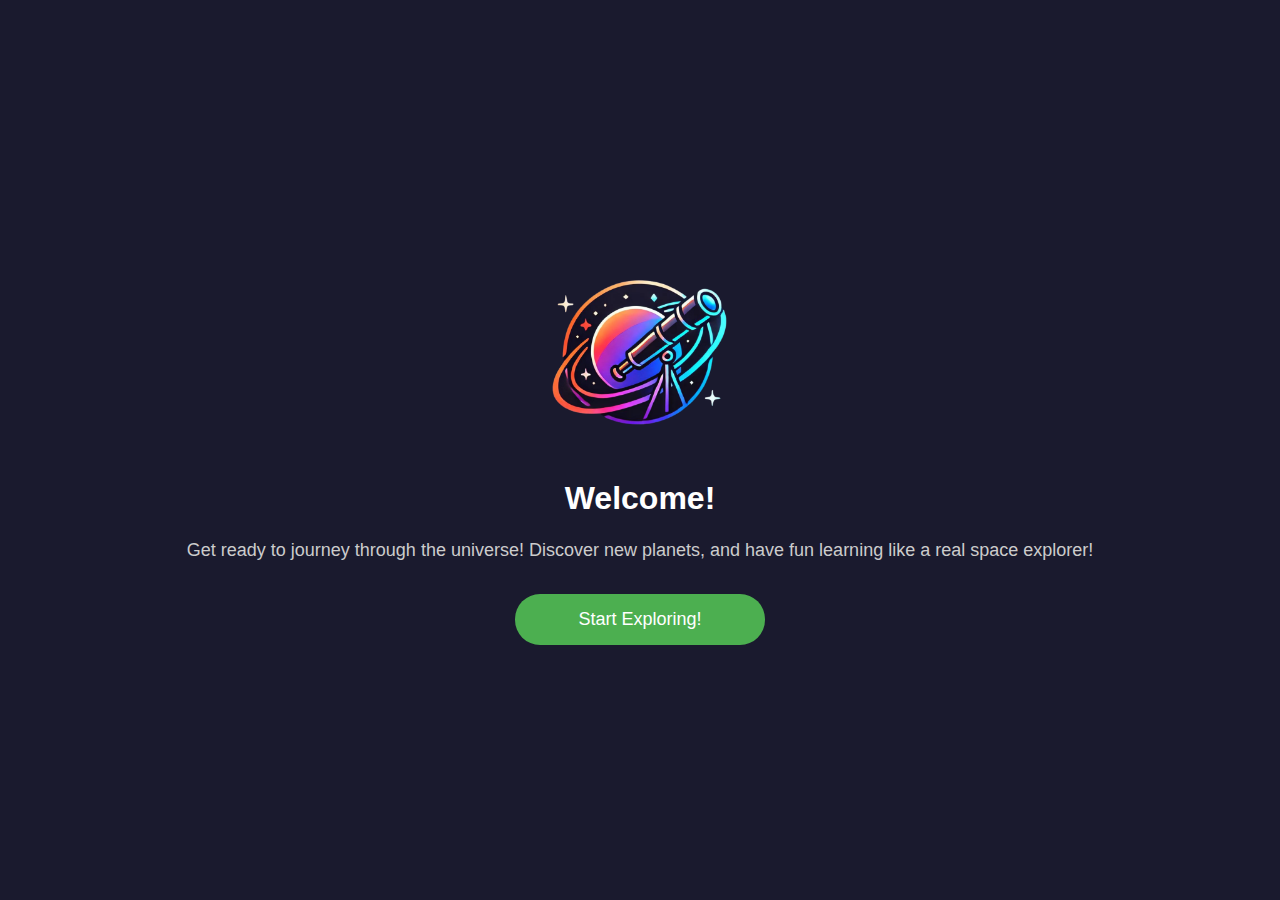
<file: index.html>
<!DOCTYPE html>
<html lang="en">
<head>
    <meta charset="UTF-8">
    <meta name="viewport" content="width=device-width, initial-scale=1.0, maximum-scale=1.0, user-scalable=no">
    <title>Space Explorer App</title>
    <style>
        * {
            box-sizing: border-box;
            margin: 0;
            padding: 0;
        }

        body {
            font-family: Arial, sans-serif;
            background-color: #1a1a2e;
            color: #ffffff;
            display: flex;
            flex-direction: column;
            min-height: 100vh;
        }

        .container {
            flex: 1;
            display: flex;
            flex-direction: column;
            justify-content: space-between;
            padding: 20px;
            max-width: 100%;
        }

        .logo {
            text-align: center;
            margin-bottom: 20px;
        }

        .rocket-logo {
            width: 190x;
            height: 190px;
            margin-bottom: 10px;
        }


        .content {
            text-align: center;
        }

        .welcome {
            font-size: 32px;
            margin-bottom: 20px;
            font-weight: bold;
        }

        .description {
            font-size: 18px;
            color: #cccccc;
            margin-bottom: 30px;
            line-height: 1.5;
        }

        .start-button {
            background-color: #4CAF50;
            color: white;
            border: none;
            padding: 15px 30px;
            border-radius: 25px;
            font-size: 18px;
            cursor: pointer;
            transition: background-color 0.3s;
            width: 100%;
            max-width: 250px;
            margin: 0 auto;
        }

        .start-button:hover, .start-button:focus {
            background-color: #45a049;
        }

        @media (min-height: 600px) {
            .container {
                justify-content: center;
            }
        }
    </style>
</head>
<body>
    <div class="container">
        <div class="logo">
            <img src="logo.png" alt="Rocket Logo" class="rocket-logo">
        </div>
        <div class="content">
            <h1 class="welcome">Welcome!</h1>
            <p class="description">
                Get ready to journey through the universe! Discover new planets, 
                and have fun learning like a real space explorer!
            </p>
        </div>
        <button class="start-button">Start Exploring!</button>
    </div>

    <script>
        document.addEventListener('DOMContentLoaded', function() {
            const startButton = document.querySelector('.start-button');
            
            startButton.addEventListener('click', function() {
                window.location.href = 'avatar.html';
            });
        });
    </script>
</body>
</html>
</file>
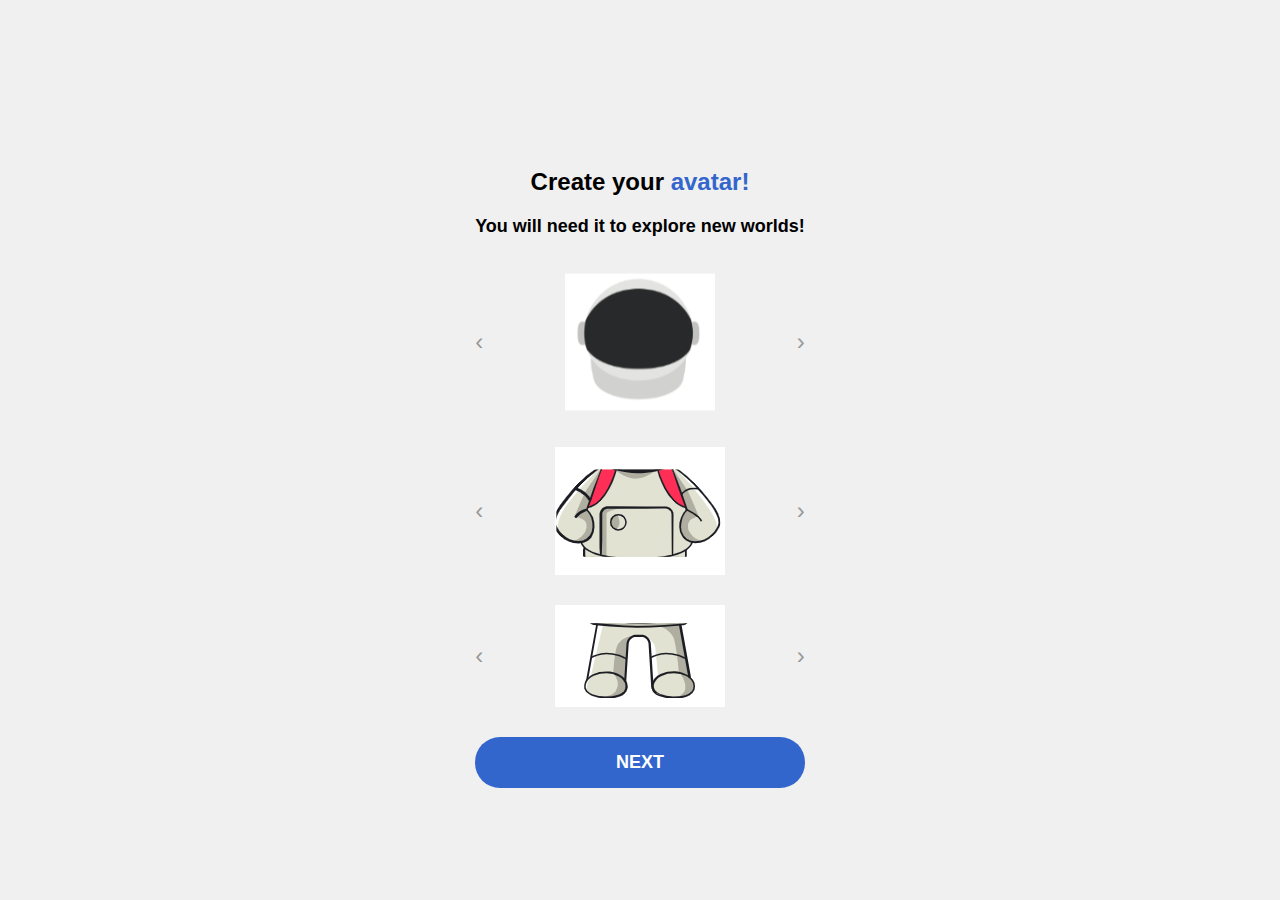
<file: avatar.html>
<!DOCTYPE html>
<html lang="en">
<head>
    <meta charset="UTF-8">
    <meta name="viewport" content="width=device-width, initial-scale=1.0">
    <title>Create Your avatar</title>
    <style>
        body {
            font-family: Arial, sans-serif;
            margin: 0;
            padding: 0;
            background-color: #f0f0f0;
            display: flex;
            justify-content: center;
            align-items: center;
            height: 100vh;
        }
        /*}*/
        /*.container {
            width: 320px;
            height: 568px;
            background-color: white;
            border-radius: 30px;
            overflow: hidden;
            box-shadow: 0 0 10px rgba(0,0,0,0.1);
        }*/
        .header {
            display: flex;
            justify-content: space-between;
            align-items: center;
            padding: 20px;
        }
        .back-button {
            font-size: 24px;
            color: #000;
            text-decoration: none;
        }
        .planet-icon {
            width: 40px;
            height: 40px;
        }
        .content {
            padding: 20px;
            text-align: center;
        }
        h1 {
            font-size: 24px;
            margin-bottom: 10px;
        }
        .spaceship {
            font-weight: bold;
            color: #3366cc;
        }
        .free-label {
            font-size: 18px;
            font-weight: bold;
            margin: 20px 0;
        }
        .spaceship-container {
            display: flex;
            justify-content: space-between;
            align-items: center;
            margin: 30px 0;
        }
        .arrow {
            font-size: 24px;
            color: #999;
            cursor: pointer;
        }
        .spaceship-image {
            width: 150px;
            height: 150px;
        }
        .next-button {
            background-color: #3366cc;
            color: white;
            border: none;
            border-radius: 25px;
            padding: 15px 0;
            width: 100%;
            font-size: 18px;
            font-weight: bold;
            cursor: pointer;
        }
        .testo{
            text-align: center;
            font-size: 24px;
            margin-bottom: 10px;
        }
    </style>
</head>
<body>
    <div>
        <div class="header">
            
        </div>
        
        <div class="testo"><h1>Create your <span class="spaceship">avatar!</span></h1></div>
        <!---<div class="free-label">FREE</div>--->
        <div class="free-label">You will need it to explore new worlds!</div>
        <div class="spaceship-container">
            <span class="arrow" id="prev-spaceship">&#8249;</span>
            <img src="https://via.placeholder.com/150" alt="Spaceship" class="spaceship-image" id="spaceship-image">
            <span class="arrow" id="next-spaceship">&#8250;</span>
        </div>

        <div class="spaceship-container">
            <span class="arrow" id="prev-corpo">&#8249;</span>
            <img src="https://via.placeholder.com/150" alt="corpo" class="corpo-image" id="corpo-image">
            <span class="arrow" id="next-corpo">&#8250;</span>
        </div>

        <div class="spaceship-container">
            <span class="arrow" id="prev-piedi">&#8249;</span>
            <img src="https://via.placeholder.com/150" alt="piedi" class="piedi-image" id="piedi-image">
            <span class="arrow" id="next-piedi">&#8250;</span>
        </div>
        
        <button class="next-button" onclick="goToNextPage()">NEXT</button>
    </div>
        

    <script>
        const spaceships = [
            'image 4.svg',
            'Frame_8-removebg-preview 1.svg',
            'Frame_7__8_-removebg-preview 1.svg'
        ];
        let currentSpaceship = 0;
        const spaceshipImage = document.getElementById('spaceship-image');
        const prevButton = document.getElementById('prev-spaceship');
        const nextButton = document.getElementById('next-spaceship');

        function updateSpaceship() {
            spaceshipImage.src = spaceships[currentSpaceship];
        }

        prevButton.addEventListener('click', () => {
            currentSpaceship = (currentSpaceship - 1 + spaceships.length) % spaceships.length;
            updateSpaceship();
        });

        nextButton.addEventListener('click', () => {
            currentSpaceship = (currentSpaceship + 1) % spaceships.length;
            updateSpaceship();
        });

        updateSpaceship();
        ///--------------------------------------------------------------------------------

        const corpo = [
            'image 5.svg',
            'Frame_8.svg',
            'Frame_7__8_-removebg-preview 2.svg'
        ];
        let currentCorpo = 0;
        const corpoImage = document.getElementById('corpo-image');
        const prevCorpo = document.getElementById('prev-corpo');
        const nextCorpo = document.getElementById('next-corpo');

        function updatecorpo() {
            corpoImage.src = corpo[currentCorpo];
        }

        prevCorpo.addEventListener('click', () => {
            currentCorpo = (currentCorpo - 1 + corpo.length) % corpo.length;
            updatecorpo();
        });

        nextCorpo.addEventListener('click', () => {
            currentCorpo = (currentCorpo + 1) % corpo.length;
            updatecorpo();
        });

        updatecorpo();

        ///--------------------------------------------------------------------------------

        const piedi = [
            'image 6.svg',
            'Frame_8 2.svg',
            'Frame_7__8_-removebg-preview 3.svg'
        ];
        let currentPiedi = 0;
        const piediImage = document.getElementById('piedi-image');
        const prevPiedi = document.getElementById('prev-piedi');
        const nextPiedi = document.getElementById('next-piedi');

        function updatepiedi() {
            piediImage.src = piedi[currentPiedi];
        }

        prevPiedi.addEventListener('click', () => {
            currentPiedi = (currentPiedi - 1 + piedi.length) % piedi.length;
            updatepiedi();
        });

        nextPiedi.addEventListener('click', () => {
            currentPiedi = (currentPiedi + 1) % piedi.length;
            updatepiedi();
        });

        updatepiedi();

        function goToNextPage() {
        // Esegui qui qualsiasi logica necessaria
        window.location.href = 'mappa.html';
}
    </script>
</body>
</html>
</file>
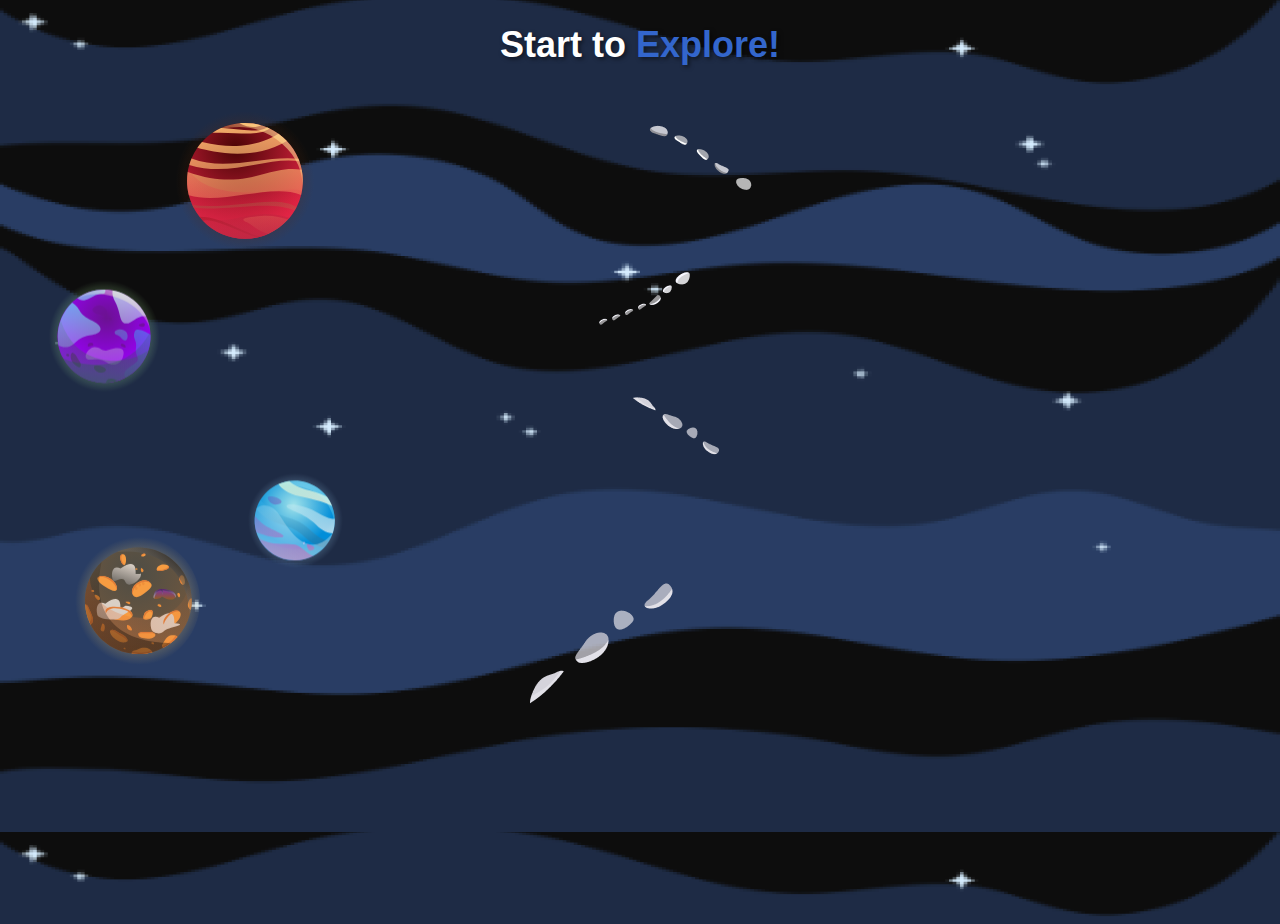
<file: mappa.html>
<!DOCTYPE html>
<html lang="en">
<head>
    <meta charset="UTF-8">
    <meta name="viewport" content="width=device-width, initial-scale=1.0">
    <title>Solar System</title>
    <style>
        body {
            margin: 0;
            padding: 0;
            height: 100vh;
            justify-content: center;
            align-items: center;
            background-image: url("Component 4.png");
            font-family: Arial, sans-serif;
        }
        .header {
            margin-top: 20px;
            text-align: center;
        }
        h1 {
            color: white;
            font-size: 36px;
            margin-bottom: 10px;
            text-shadow: 2px 2px 4px rgba(0,0,0,0.5);
        }
        .spaceship {
            font-weight: bold;
            color: #3366cc;
        }
        .solar-system {
            position: relative;
            width: 300px;
            height: 600px;
        }
        .planet {
            position: absolute;
            border-radius: 50%;
            transition: transform 0.3s ease-in-out;
            background-size: cover;
            background-position: center;
            cursor: pointer;
        }
        .planet:hover {
            transform: scale(1.1);
        }
        .planet1 {
            width: 150px;
            height: 150px;
            top: 30px;
            left: 170px;
            background-image: url('pianeta1.svg');
        }
        .planet2 {
            width: 120px;
            height: 120px;
            top: 200px;
            left: 40px;
            background-image: url('pianeta2.svg');
        }
        .planet3 {
            width:110px;
            height: 110px;
            top: 390px;
            left: 240px;
            background-image: url('pianeta3.svg');
        }
        .planet4 {
            width: 130px;
            height: 130px;
            top: 460px;
            left: 70px;
            background-image: url('pianeta4.svg');
        }
        .testo{
            text-align: center;
            font-size: 24px;
            margin-bottom: 10px;
        }
        .testo2{
            font-size: 2.5em;
            color: white;
            text-align: center;
            margin-top: 20px;
            text-shadow: 2px 2px 4px rgba(0,0,0,0.5);
        }
    </style>
</head>
<body>
    <div class="header">
        <h1>Start to <span class="spaceship">Explore!</span></h1>
    </div>
    <div class="solar-system">
        <div class="path"></div>
        <a href="proxima.html" class="planet planet1"></a>
        <a href="second.html" class="planet planet2"></a>
        <a href="terzo.html" class="planet planet3"></a>
        <a href="quarto.html" class="planet planet4"></a>
    </div>

    <script>
        document.querySelectorAll('.planet').forEach(planet => {
            planet.addEventListener('mouseover', () => {
                planet.style.transform = 'scale(1.1)';
            });
            planet.addEventListener('mouseout', () => {
                planet.style.transform = 'scale(1)';
            });
            planet.addEventListener('click', (e) => {
                e.preventDefault(); // Prevent default link behavior
                const href = planet.getAttribute('href');
                window.location.href = href; // Navigate to the new page
            });
        });
    </script>
</body>
</html>
</file>
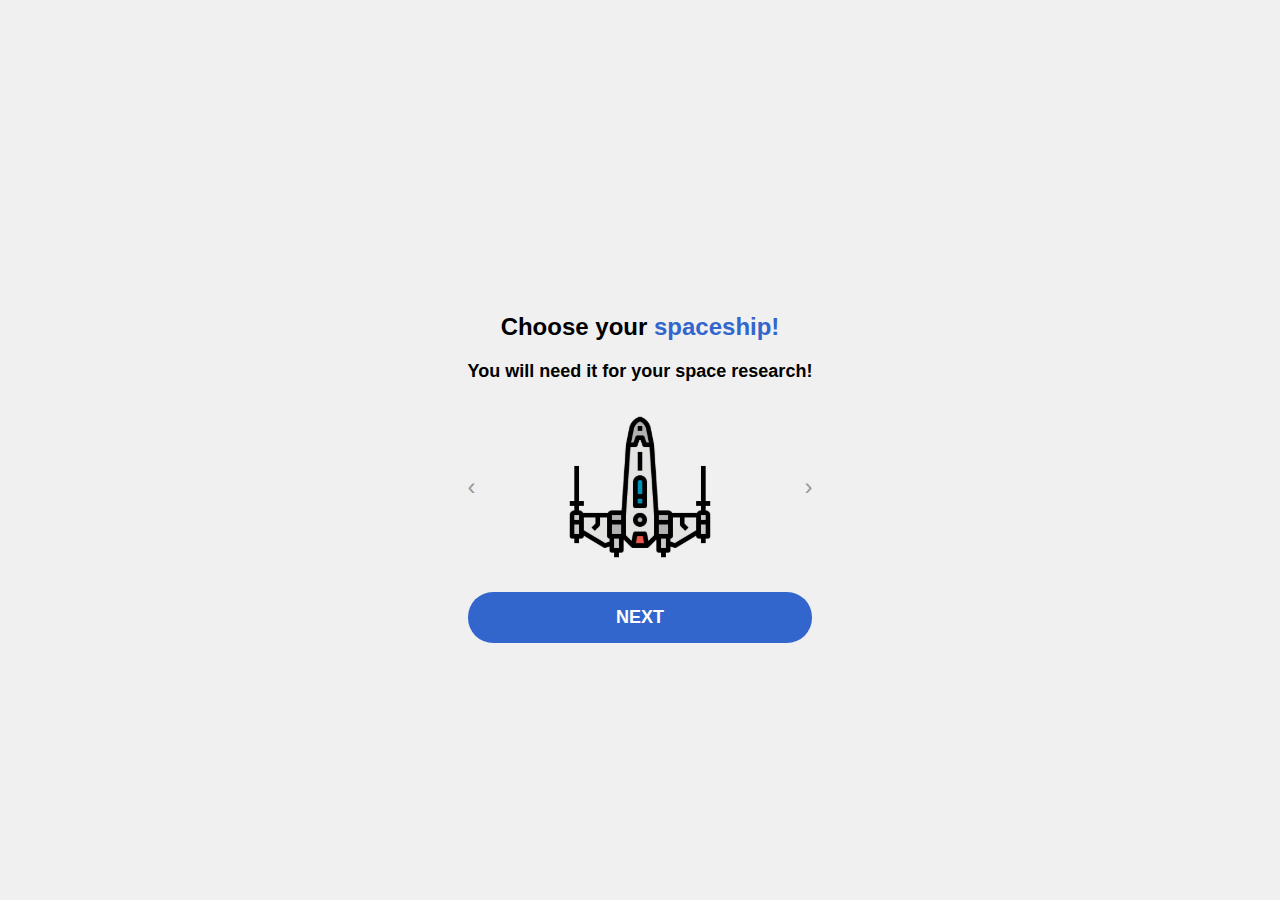
<file: spaceships.html>
<!DOCTYPE html>
<html lang="en">
<head>
    <meta charset="UTF-8">
    <meta name="viewport" content="width=device-width, initial-scale=1.0">
    <title>Choose Your Spaceship</title>
    <style>
        body {
            font-family: Arial, sans-serif;
            margin: 0;
            padding: 0;
            background-color: #f0f0f0;
            display: flex;
            justify-content: center;
            align-items: center;
            height: 100vh;
        }
        /*}*/
        /*.container {
            width: 320px;
            height: 568px;
            background-color: white;
            border-radius: 30px;
            overflow: hidden;
            box-shadow: 0 0 10px rgba(0,0,0,0.1);
        }*/
        .header {
            display: flex;
            justify-content: space-between;
            align-items: center;
            padding: 20px;
        }
        .back-button {
            font-size: 24px;
            color: #000;
            text-decoration: none;
        }
        .planet-icon {
            width: 40px;
            height: 40px;
        }
        .content {
            padding: 20px;
            text-align: center;
        }
        h1 {
            font-size: 24px;
            margin-bottom: 10px;
        }
        .spaceship {
            font-weight: bold;
            color: #3366cc;
        }
        .free-label {
            font-size: 18px;
            font-weight: bold;
            margin: 20px 0;
        }
        .spaceship-container {
            display: flex;
            justify-content: space-between;
            align-items: center;
            margin: 30px 0;
        }
        .arrow {
            font-size: 24px;
            color: #999;
            cursor: pointer;
        }
        .spaceship-image {
            width: 150px;
            height: 150px;
        }
        .next-button {
            background-color: #3366cc;
            color: white;
            border: none;
            border-radius: 25px;
            padding: 15px 0;
            width: 100%;
            font-size: 18px;
            font-weight: bold;
            cursor: pointer;
        }
        .testo{
            text-align: center;
            font-size: 24px;
            margin-bottom: 10px;
        }
    </style>
</head>
<body>
    <div>
        <div class="header">
            
        </div>
        
        <div class="testo"><h1>Choose your <span class="spaceship">spaceship!</span></h1></div>
        <!---<div class="free-label">FREE</div>--->
        <div class="free-label">You will need it for your space research!</div>
        <div class="spaceship-container">
            <span class="arrow" id="prev-spaceship">&#8249;</span>
            <img src="https://via.placeholder.com/150" alt="Spaceship" class="spaceship-image" id="spaceship-image">
            <span class="arrow" id="next-spaceship">&#8250;</span>
        </div>
        
        <button class="next-button" onclick="goToNextPage()">NEXT</button>
    </div>
        

    <script>
        const spaceships = [
            'battleship1.svg',
            'battleship2.svg',
            'battleship3.svg'
        ];
        let currentSpaceship = 0;
        const spaceshipImage = document.getElementById('spaceship-image');
        const prevButton = document.getElementById('prev-spaceship');
        const nextButton = document.getElementById('next-spaceship');

        function updateSpaceship() {
            spaceshipImage.src = spaceships[currentSpaceship];
        }

        prevButton.addEventListener('click', () => {
            currentSpaceship = (currentSpaceship - 1 + spaceships.length) % spaceships.length;
            updateSpaceship();
        });

        nextButton.addEventListener('click', () => {
            currentSpaceship = (currentSpaceship + 1) % spaceships.length;
            updateSpaceship();
        });

        updateSpaceship();

        function goToNextPage() {
        // Esegui qui qualsiasi logica necessaria
        window.location.href = 'mappa.html';
}
    </script>
</body>
</html>
</file>
